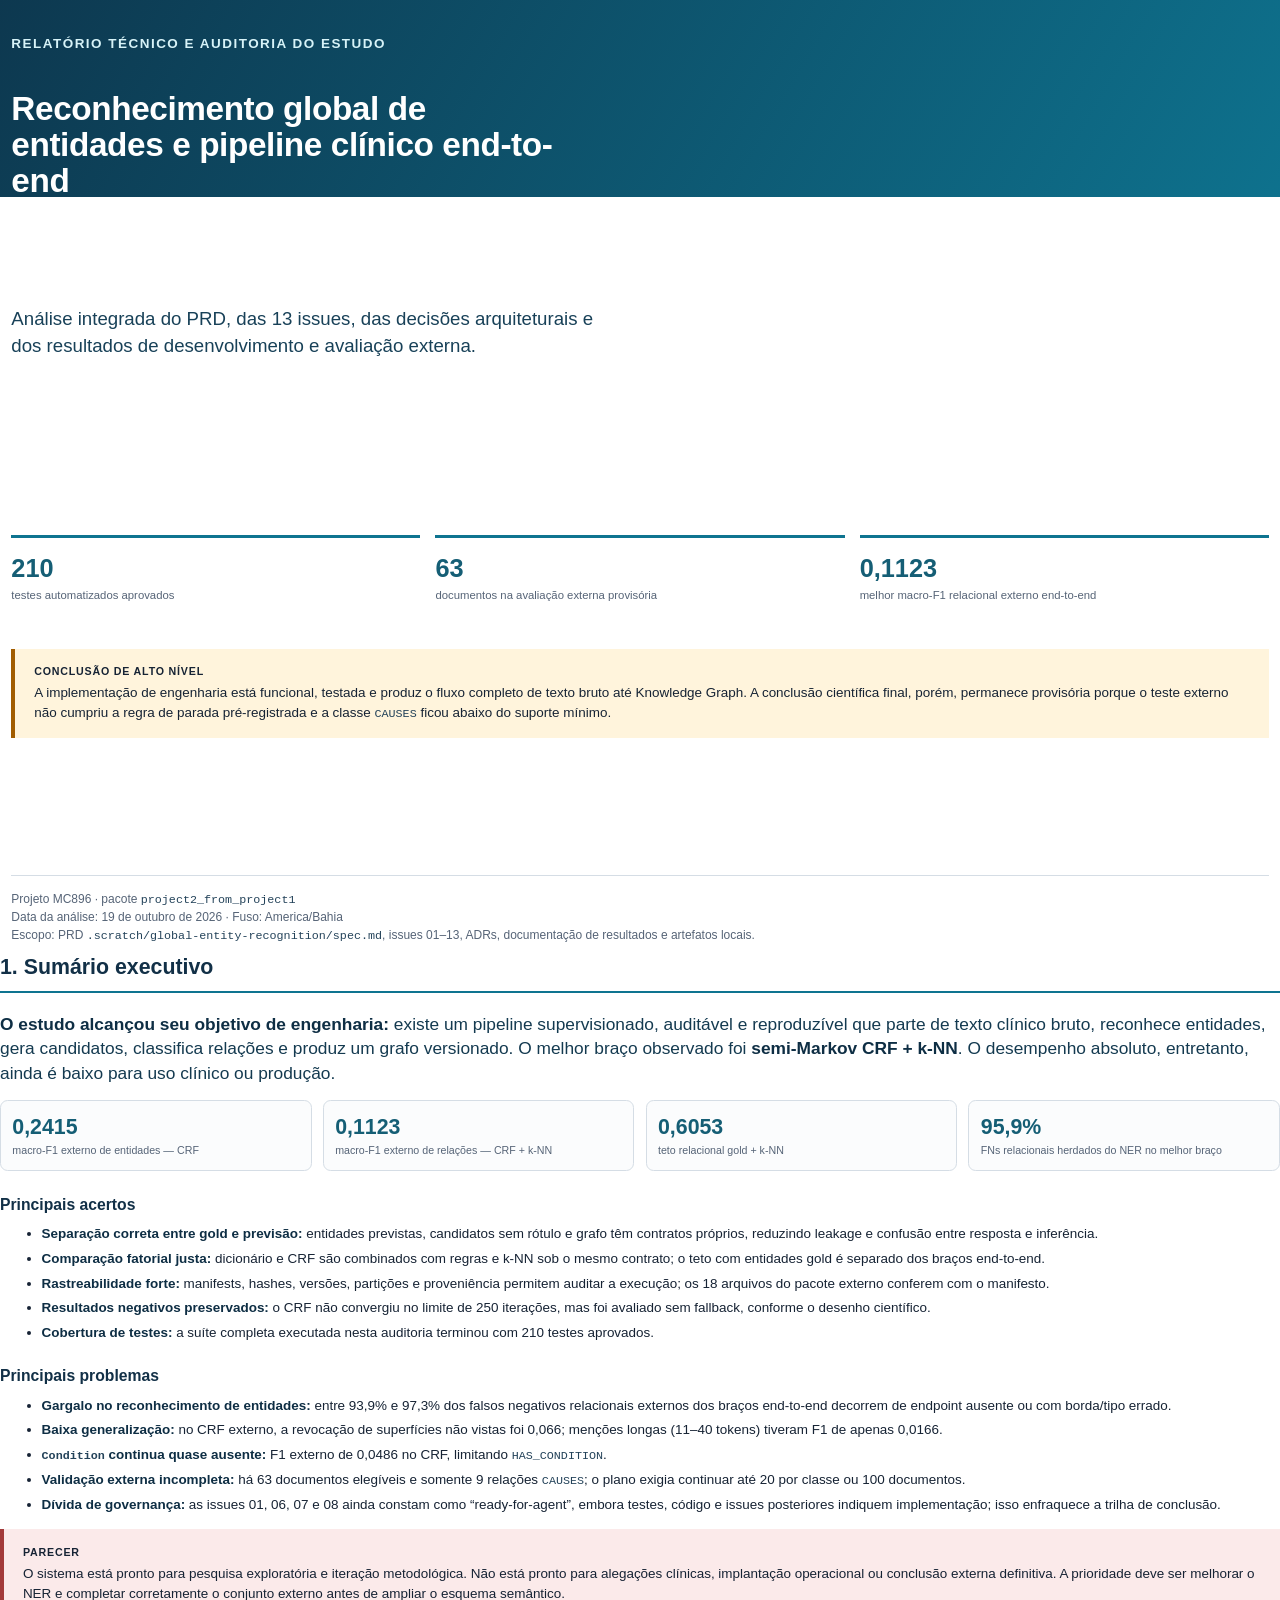
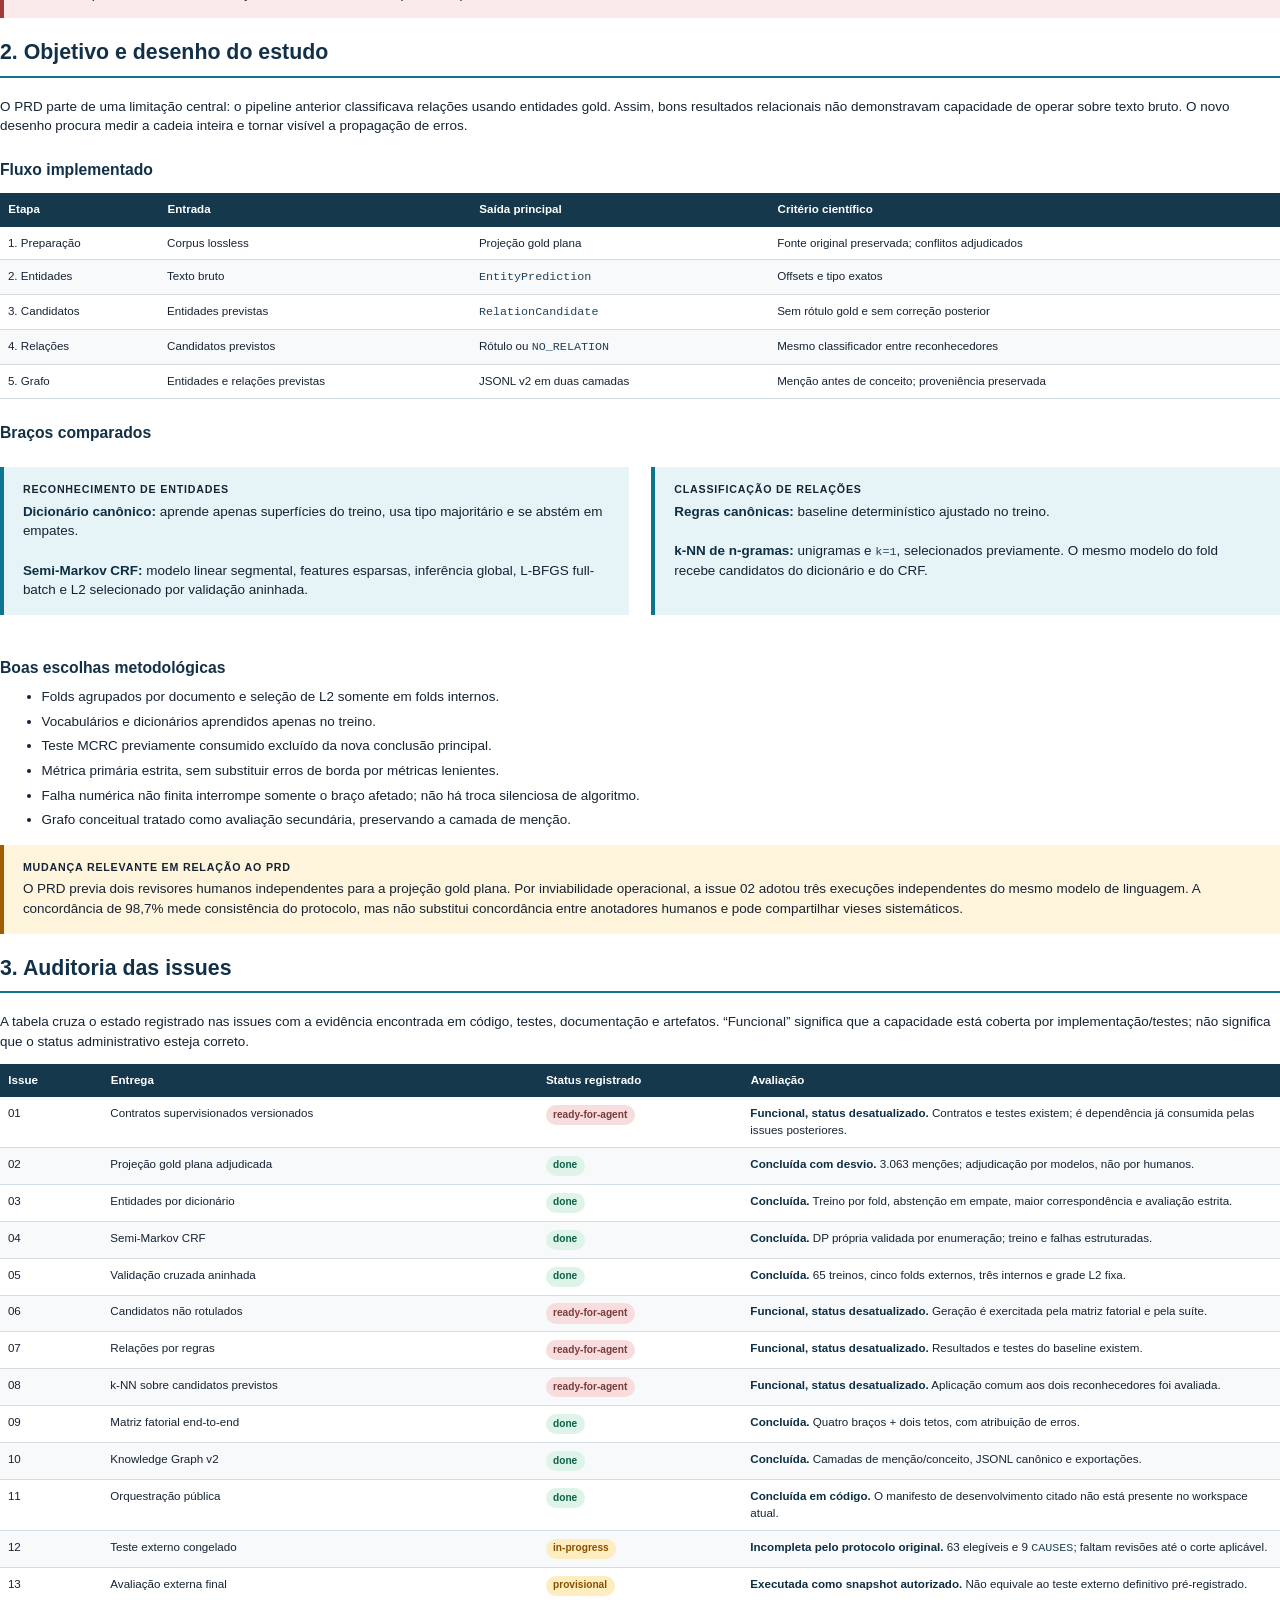
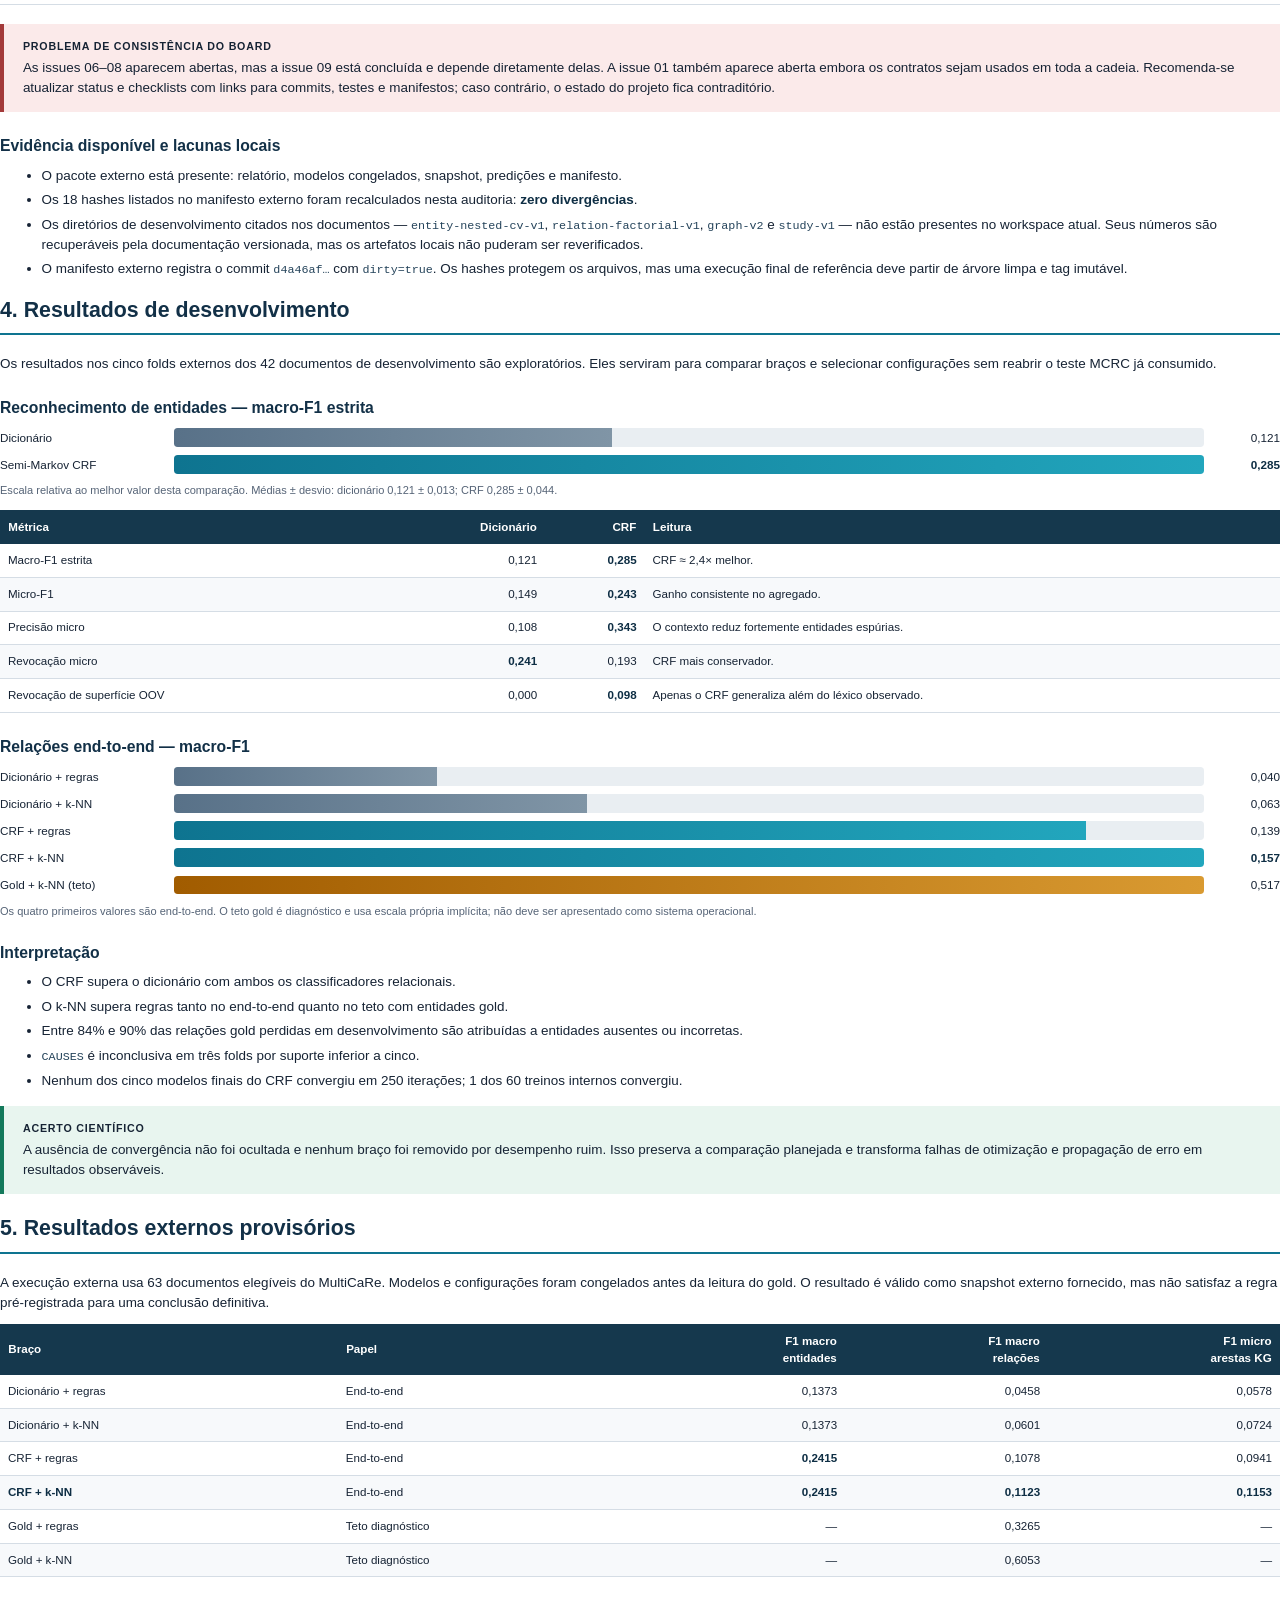
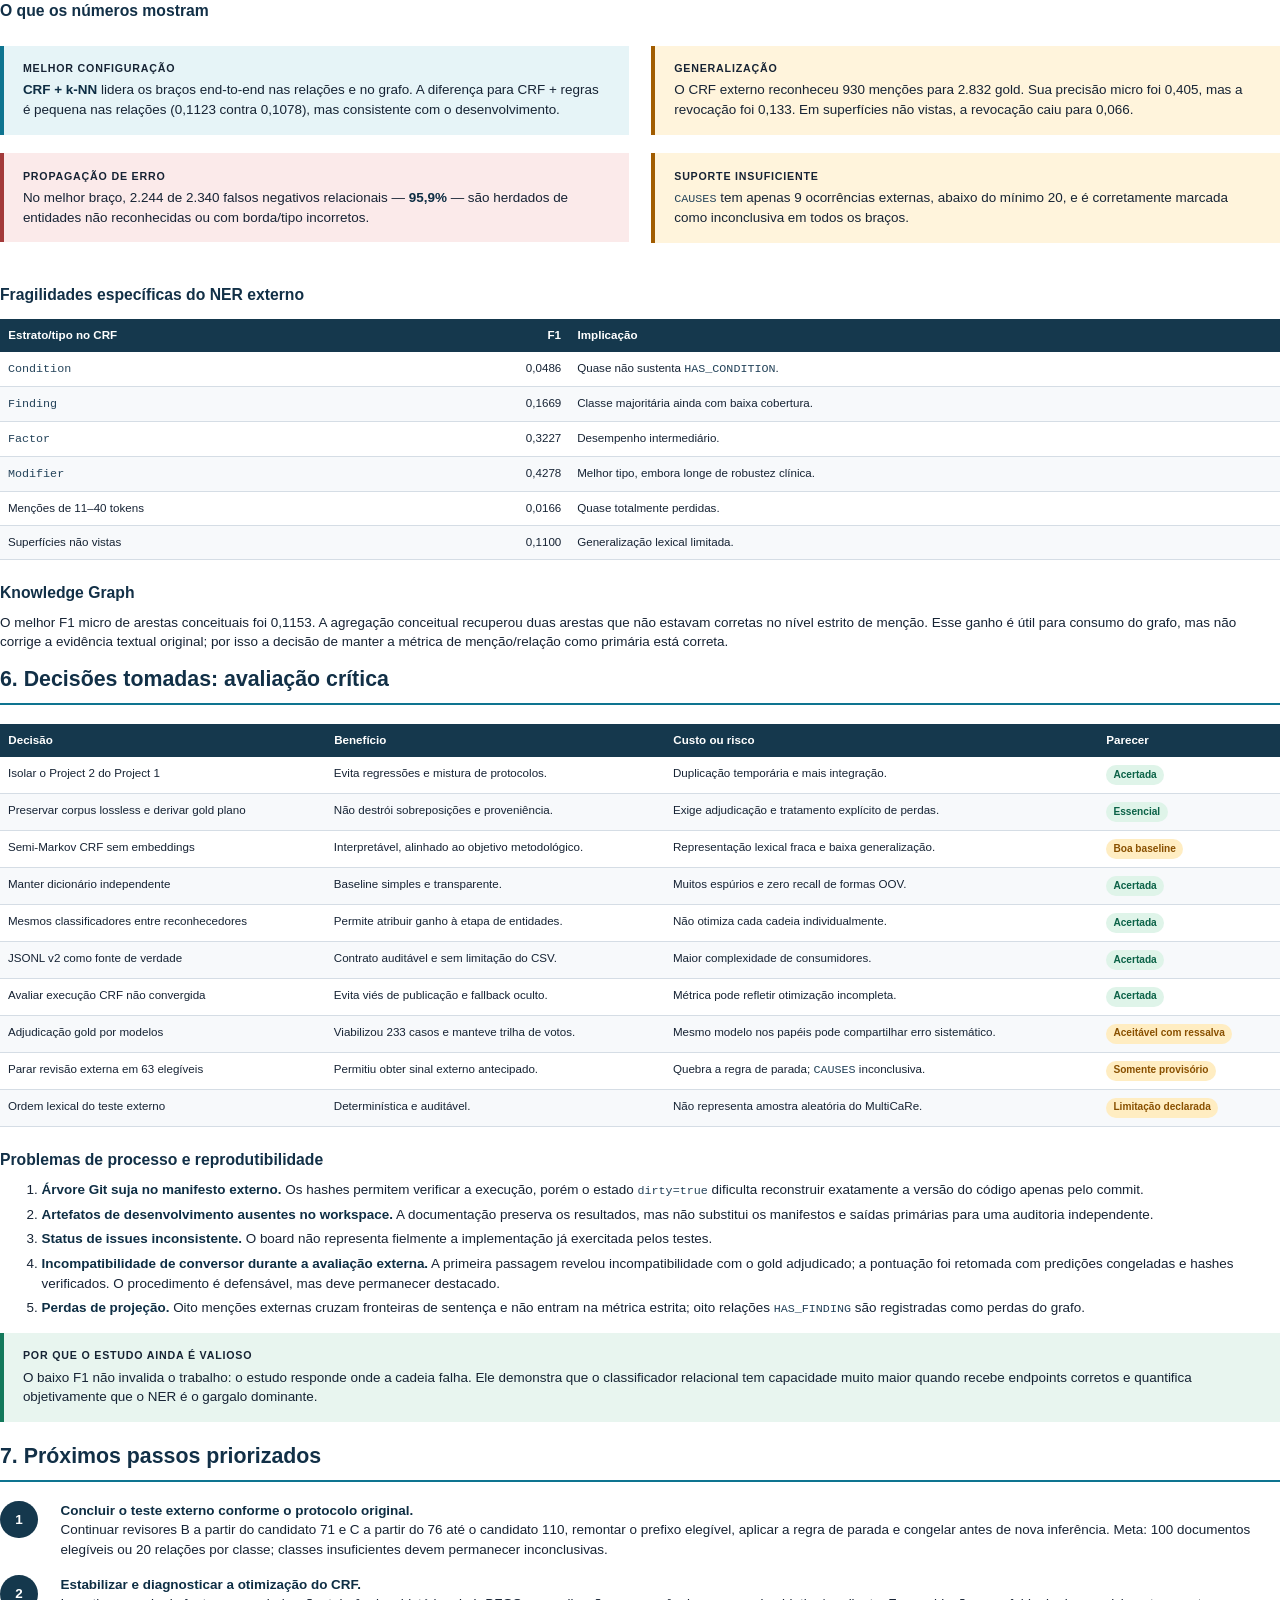
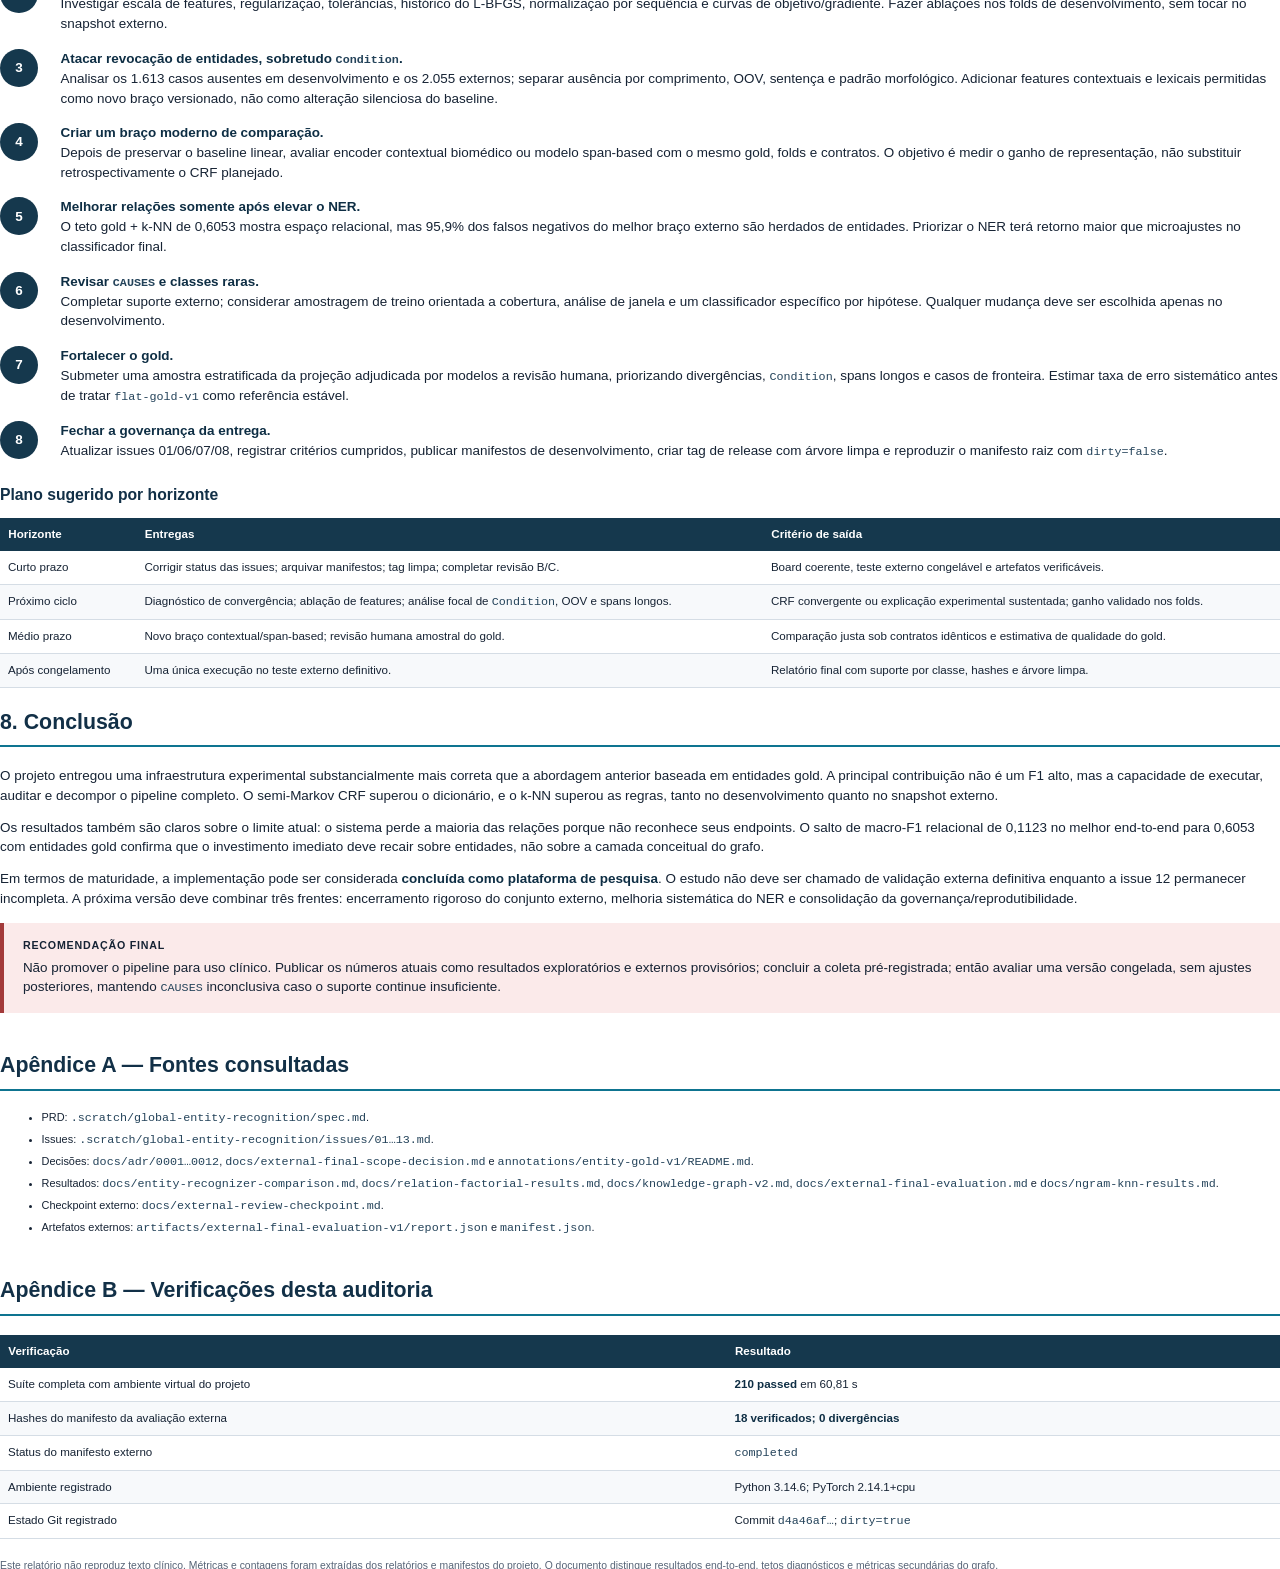
<file: project2_from_project1/reports/relatorio-estudo-reconhecimento-global-entidades.html>
<!doctype html>
<html lang="pt-BR">
<head>
  <meta charset="utf-8">
  <meta name="viewport" content="width=device-width, initial-scale=1">
  <title>Relatório técnico — Reconhecimento global de entidades e pipeline clínico end-to-end</title>
  <style>
    :root {
      --ink: #162334;
      --muted: #566477;
      --blue: #155e75;
      --blue2: #0e7490;
      --light-blue: #e6f4f7;
      --green: #13795b;
      --light-green: #e8f5ef;
      --amber: #a15c00;
      --light-amber: #fff4dc;
      --red: #a33a3a;
      --light-red: #fbeaea;
      --line: #d5dde5;
      --paper: #ffffff;
      --soft: #f5f7f9;
    }
    * { box-sizing: border-box; }
    @page { size: A4; margin: 18mm 16mm 17mm 16mm; }
    html { font-size: 10.1pt; }
    body {
      margin: 0;
      color: var(--ink);
      background: var(--paper);
      font-family: "Segoe UI", Arial, sans-serif;
      line-height: 1.46;
    }
    h1, h2, h3 { color: #123047; page-break-after: avoid; }
    h1 { font-size: 25pt; line-height: 1.08; margin: 0 0 10mm; letter-spacing: -0.4px; }
    h2 { font-size: 16pt; margin: 0 0 5mm; padding-bottom: 2mm; border-bottom: 2px solid var(--blue2); }
    h3 { font-size: 11.8pt; margin: 6mm 0 2mm; }
    p { margin: 0 0 3.2mm; }
    ul, ol { margin: 2mm 0 4mm 6mm; padding-left: 5mm; }
    li { margin-bottom: 1.3mm; }
    strong { color: #0e2e44; }
    code { font-family: Consolas, monospace; font-size: 8.8pt; color: #24435a; }
    table { width: 100%; border-collapse: collapse; margin: 3mm 0 5mm; font-size: 8.7pt; page-break-inside: auto; }
    tr { page-break-inside: avoid; page-break-after: auto; }
    th { background: #15384d; color: white; text-align: left; padding: 2.2mm; font-weight: 600; }
    td { border-bottom: 1px solid var(--line); padding: 2.1mm; vertical-align: top; }
    tbody tr:nth-child(even) { background: #f7f9fb; }
    .num { text-align: right; white-space: nowrap; font-variant-numeric: tabular-nums; }
    .cover {
      min-height: 252mm;
      display: flex;
      flex-direction: column;
      justify-content: space-between;
      page-break-after: always;
      padding: 8mm 3mm 2mm;
      position: relative;
    }
    .cover:before {
      content: "";
      position: absolute;
      left: -16mm; top: -18mm; right: -16mm;
      height: 70mm;
      background: linear-gradient(120deg, #0d344b, #0e7490);
      z-index: -1;
    }
    .cover .eyebrow { color: #d7f3f8; font-weight: 700; letter-spacing: 1.5px; text-transform: uppercase; margin-top: 1mm; }
    .cover h1 { color: white; max-width: 150mm; margin-top: 10mm; }
    .cover .subtitle { color: #184158; font-size: 14pt; max-width: 155mm; margin-top: 28mm; }
    .cover-grid { display: grid; grid-template-columns: repeat(3, 1fr); gap: 4mm; margin: 12mm 0; }
    .cover-stat { border-top: 3px solid var(--blue2); padding-top: 3mm; }
    .cover-stat .value { font-size: 19pt; font-weight: 750; color: var(--blue); }
    .cover-stat .label { color: var(--muted); font-size: 8.5pt; }
    .meta { color: var(--muted); font-size: 9pt; border-top: 1px solid var(--line); padding-top: 4mm; }
    .page-break { page-break-before: always; }
    .callout { border-left: 4px solid var(--blue2); background: var(--light-blue); padding: 4mm 5mm; margin: 4mm 0 5mm; page-break-inside: avoid; }
    .callout.good { border-color: var(--green); background: var(--light-green); }
    .callout.warn { border-color: var(--amber); background: var(--light-amber); }
    .callout.risk { border-color: var(--red); background: var(--light-red); }
    .callout .label { font-size: 8pt; font-weight: 800; text-transform: uppercase; letter-spacing: .8px; margin-bottom: 1mm; }
    .kpis { display: grid; grid-template-columns: repeat(4, 1fr); gap: 3mm; margin: 4mm 0 6mm; }
    .kpi { border: 1px solid var(--line); border-radius: 2mm; padding: 3mm; background: #fbfcfd; page-break-inside: avoid; }
    .kpi .v { font-size: 16pt; font-weight: 750; color: var(--blue); }
    .kpi .t { font-size: 8pt; color: var(--muted); }
    .tag { display: inline-block; padding: .7mm 2mm; border-radius: 8mm; font-size: 7.6pt; font-weight: 700; white-space: nowrap; }
    .done { color: #0b6247; background: #dff4e9; }
    .partial { color: #895000; background: #ffedc2; }
    .stale { color: #7a3b3b; background: #f7dddd; }
    .bar-row { display: grid; grid-template-columns: 43mm 1fr 17mm; gap: 3mm; align-items: center; margin: 2.2mm 0; font-size: 8.8pt; }
    .bar-track { height: 5mm; background: #e9eef2; border-radius: 1mm; overflow: hidden; }
    .bar { height: 100%; background: linear-gradient(90deg, #0e7490, #22a6bd); }
    .bar.alt { background: linear-gradient(90deg, #587188, #8095a6); }
    .bar.gold { background: linear-gradient(90deg, #a15c00, #d99a31); }
    .small { font-size: 8.3pt; color: var(--muted); }
    .footnote { font-size: 7.8pt; color: var(--muted); }
    .two-col { display: grid; grid-template-columns: 1fr 1fr; gap: 6mm; }
    .priority { display: grid; grid-template-columns: 13mm 1fr; gap: 3mm; margin-bottom: 4mm; page-break-inside: avoid; }
    .priority .rank { width: 10mm; height: 10mm; border-radius: 50%; background: #15384d; color: white; display: flex; align-items: center; justify-content: center; font-weight: 800; }
    .source-list { font-size: 8.2pt; }
    .source-list li { overflow-wrap: anywhere; }
    .verdict { font-size: 13pt; line-height: 1.4; color: #143a50; }
    .nowrap { white-space: nowrap; }
  </style>
</head>
<body>
  <section class="cover">
    <div>
      <div class="eyebrow">Relatório técnico e auditoria do estudo</div>
      <h1>Reconhecimento global de entidades e pipeline clínico end-to-end</h1>
      <p class="subtitle">Análise integrada do PRD, das 13 issues, das decisões arquiteturais e dos resultados de desenvolvimento e avaliação externa.</p>
    </div>
    <div>
      <div class="cover-grid">
        <div class="cover-stat"><div class="value">210</div><div class="label">testes automatizados aprovados</div></div>
        <div class="cover-stat"><div class="value">63</div><div class="label">documentos na avaliação externa provisória</div></div>
        <div class="cover-stat"><div class="value">0,1123</div><div class="label">melhor macro-F1 relacional externo end-to-end</div></div>
      </div>
      <div class="callout warn">
        <div class="label">Conclusão de alto nível</div>
        A implementação de engenharia está funcional, testada e produz o fluxo completo de texto bruto até Knowledge Graph. A conclusão científica final, porém, permanece provisória porque o teste externo não cumpriu a regra de parada pré-registrada e a classe <code>CAUSES</code> ficou abaixo do suporte mínimo.
      </div>
    </div>
    <div class="meta">
      Projeto MC896 · pacote <code>project2_from_project1</code><br>
      Data da análise: 19 de outubro de 2026 · Fuso: America/Bahia<br>
      Escopo: PRD <code>.scratch/global-entity-recognition/spec.md</code>, issues 01–13, ADRs, documentação de resultados e artefatos locais.
    </div>
  </section>

  <section>
    <h2>1. Sumário executivo</h2>
    <p class="verdict"><strong>O estudo alcançou seu objetivo de engenharia:</strong> existe um pipeline supervisionado, auditável e reproduzível que parte de texto clínico bruto, reconhece entidades, gera candidatos, classifica relações e produz um grafo versionado. O melhor braço observado foi <strong>semi-Markov CRF + k-NN</strong>. O desempenho absoluto, entretanto, ainda é baixo para uso clínico ou produção.</p>

    <div class="kpis">
      <div class="kpi"><div class="v">0,2415</div><div class="t">macro-F1 externo de entidades — CRF</div></div>
      <div class="kpi"><div class="v">0,1123</div><div class="t">macro-F1 externo de relações — CRF + k-NN</div></div>
      <div class="kpi"><div class="v">0,6053</div><div class="t">teto relacional gold + k-NN</div></div>
      <div class="kpi"><div class="v">95,9%</div><div class="t">FNs relacionais herdados do NER no melhor braço</div></div>
    </div>

    <h3>Principais acertos</h3>
    <ul>
      <li><strong>Separação correta entre gold e previsão:</strong> entidades previstas, candidatos sem rótulo e grafo têm contratos próprios, reduzindo leakage e confusão entre resposta e inferência.</li>
      <li><strong>Comparação fatorial justa:</strong> dicionário e CRF são combinados com regras e k-NN sob o mesmo contrato; o teto com entidades gold é separado dos braços end-to-end.</li>
      <li><strong>Rastreabilidade forte:</strong> manifests, hashes, versões, partições e proveniência permitem auditar a execução; os 18 arquivos do pacote externo conferem com o manifesto.</li>
      <li><strong>Resultados negativos preservados:</strong> o CRF não convergiu no limite de 250 iterações, mas foi avaliado sem fallback, conforme o desenho científico.</li>
      <li><strong>Cobertura de testes:</strong> a suíte completa executada nesta auditoria terminou com 210 testes aprovados.</li>
    </ul>

    <h3>Principais problemas</h3>
    <ul>
      <li><strong>Gargalo no reconhecimento de entidades:</strong> entre 93,9% e 97,3% dos falsos negativos relacionais externos dos braços end-to-end decorrem de endpoint ausente ou com borda/tipo errado.</li>
      <li><strong>Baixa generalização:</strong> no CRF externo, a revocação de superfícies não vistas foi 0,066; menções longas (11–40 tokens) tiveram F1 de apenas 0,0166.</li>
      <li><strong><code>Condition</code> continua quase ausente:</strong> F1 externo de 0,0486 no CRF, limitando <code>HAS_CONDITION</code>.</li>
      <li><strong>Validação externa incompleta:</strong> há 63 documentos elegíveis e somente 9 relações <code>CAUSES</code>; o plano exigia continuar até 20 por classe ou 100 documentos.</li>
      <li><strong>Dívida de governança:</strong> as issues 01, 06, 07 e 08 ainda constam como “ready-for-agent”, embora testes, código e issues posteriores indiquem implementação; isso enfraquece a trilha de conclusão.</li>
    </ul>

    <div class="callout risk">
      <div class="label">Parecer</div>
      O sistema está pronto para pesquisa exploratória e iteração metodológica. Não está pronto para alegações clínicas, implantação operacional ou conclusão externa definitiva. A prioridade deve ser melhorar o NER e completar corretamente o conjunto externo antes de ampliar o esquema semântico.
    </div>
  </section>

  <section class="page-break">
    <h2>2. Objetivo e desenho do estudo</h2>
    <p>O PRD parte de uma limitação central: o pipeline anterior classificava relações usando entidades gold. Assim, bons resultados relacionais não demonstravam capacidade de operar sobre texto bruto. O novo desenho procura medir a cadeia inteira e tornar visível a propagação de erros.</p>

    <h3>Fluxo implementado</h3>
    <table>
      <thead><tr><th>Etapa</th><th>Entrada</th><th>Saída principal</th><th>Critério científico</th></tr></thead>
      <tbody>
        <tr><td>1. Preparação</td><td>Corpus lossless</td><td>Projeção gold plana</td><td>Fonte original preservada; conflitos adjudicados</td></tr>
        <tr><td>2. Entidades</td><td>Texto bruto</td><td><code>EntityPrediction</code></td><td>Offsets e tipo exatos</td></tr>
        <tr><td>3. Candidatos</td><td>Entidades previstas</td><td><code>RelationCandidate</code></td><td>Sem rótulo gold e sem correção posterior</td></tr>
        <tr><td>4. Relações</td><td>Candidatos previstos</td><td>Rótulo ou <code>NO_RELATION</code></td><td>Mesmo classificador entre reconhecedores</td></tr>
        <tr><td>5. Grafo</td><td>Entidades e relações previstas</td><td>JSONL v2 em duas camadas</td><td>Menção antes de conceito; proveniência preservada</td></tr>
      </tbody>
    </table>

    <h3>Braços comparados</h3>
    <div class="two-col">
      <div class="callout">
        <div class="label">Reconhecimento de entidades</div>
        <strong>Dicionário canônico:</strong> aprende apenas superfícies do treino, usa tipo majoritário e se abstém em empates.<br><br>
        <strong>Semi-Markov CRF:</strong> modelo linear segmental, features esparsas, inferência global, L-BFGS full-batch e L2 selecionado por validação aninhada.
      </div>
      <div class="callout">
        <div class="label">Classificação de relações</div>
        <strong>Regras canônicas:</strong> baseline determinístico ajustado no treino.<br><br>
        <strong>k-NN de n-gramas:</strong> unigramas e <code>k=1</code>, selecionados previamente. O mesmo modelo do fold recebe candidatos do dicionário e do CRF.
      </div>
    </div>

    <h3>Boas escolhas metodológicas</h3>
    <ul>
      <li>Folds agrupados por documento e seleção de L2 somente em folds internos.</li>
      <li>Vocabulários e dicionários aprendidos apenas no treino.</li>
      <li>Teste MCRC previamente consumido excluído da nova conclusão principal.</li>
      <li>Métrica primária estrita, sem substituir erros de borda por métricas lenientes.</li>
      <li>Falha numérica não finita interrompe somente o braço afetado; não há troca silenciosa de algoritmo.</li>
      <li>Grafo conceitual tratado como avaliação secundária, preservando a camada de menção.</li>
    </ul>

    <div class="callout warn">
      <div class="label">Mudança relevante em relação ao PRD</div>
      O PRD previa dois revisores humanos independentes para a projeção gold plana. Por inviabilidade operacional, a issue 02 adotou três execuções independentes do mesmo modelo de linguagem. A concordância de 98,7% mede consistência do protocolo, mas não substitui concordância entre anotadores humanos e pode compartilhar vieses sistemáticos.
    </div>
  </section>

  <section class="page-break">
    <h2>3. Auditoria das issues</h2>
    <p>A tabela cruza o estado registrado nas issues com a evidência encontrada em código, testes, documentação e artefatos. “Funcional” significa que a capacidade está coberta por implementação/testes; não significa que o status administrativo esteja correto.</p>
    <table>
      <thead><tr><th style="width:8%">Issue</th><th style="width:34%">Entrega</th><th style="width:16%">Status registrado</th><th>Avaliação</th></tr></thead>
      <tbody>
        <tr><td>01</td><td>Contratos supervisionados versionados</td><td><span class="tag stale">ready-for-agent</span></td><td><strong>Funcional, status desatualizado.</strong> Contratos e testes existem; é dependência já consumida pelas issues posteriores.</td></tr>
        <tr><td>02</td><td>Projeção gold plana adjudicada</td><td><span class="tag done">done</span></td><td><strong>Concluída com desvio.</strong> 3.063 menções; adjudicação por modelos, não por humanos.</td></tr>
        <tr><td>03</td><td>Entidades por dicionário</td><td><span class="tag done">done</span></td><td><strong>Concluída.</strong> Treino por fold, abstenção em empate, maior correspondência e avaliação estrita.</td></tr>
        <tr><td>04</td><td>Semi-Markov CRF</td><td><span class="tag done">done</span></td><td><strong>Concluída.</strong> DP própria validada por enumeração; treino e falhas estruturadas.</td></tr>
        <tr><td>05</td><td>Validação cruzada aninhada</td><td><span class="tag done">done</span></td><td><strong>Concluída.</strong> 65 treinos, cinco folds externos, três internos e grade L2 fixa.</td></tr>
        <tr><td>06</td><td>Candidatos não rotulados</td><td><span class="tag stale">ready-for-agent</span></td><td><strong>Funcional, status desatualizado.</strong> Geração é exercitada pela matriz fatorial e pela suíte.</td></tr>
        <tr><td>07</td><td>Relações por regras</td><td><span class="tag stale">ready-for-agent</span></td><td><strong>Funcional, status desatualizado.</strong> Resultados e testes do baseline existem.</td></tr>
        <tr><td>08</td><td>k-NN sobre candidatos previstos</td><td><span class="tag stale">ready-for-agent</span></td><td><strong>Funcional, status desatualizado.</strong> Aplicação comum aos dois reconhecedores foi avaliada.</td></tr>
        <tr><td>09</td><td>Matriz fatorial end-to-end</td><td><span class="tag done">done</span></td><td><strong>Concluída.</strong> Quatro braços + dois tetos, com atribuição de erros.</td></tr>
        <tr><td>10</td><td>Knowledge Graph v2</td><td><span class="tag done">done</span></td><td><strong>Concluída.</strong> Camadas de menção/conceito, JSONL canônico e exportações.</td></tr>
        <tr><td>11</td><td>Orquestração pública</td><td><span class="tag done">done</span></td><td><strong>Concluída em código.</strong> O manifesto de desenvolvimento citado não está presente no workspace atual.</td></tr>
        <tr><td>12</td><td>Teste externo congelado</td><td><span class="tag partial">in-progress</span></td><td><strong>Incompleta pelo protocolo original.</strong> 63 elegíveis e 9 <code>CAUSES</code>; faltam revisões até o corte aplicável.</td></tr>
        <tr><td>13</td><td>Avaliação externa final</td><td><span class="tag partial">provisional</span></td><td><strong>Executada como snapshot autorizado.</strong> Não equivale ao teste externo definitivo pré-registrado.</td></tr>
      </tbody>
    </table>

    <div class="callout risk">
      <div class="label">Problema de consistência do board</div>
      As issues 06–08 aparecem abertas, mas a issue 09 está concluída e depende diretamente delas. A issue 01 também aparece aberta embora os contratos sejam usados em toda a cadeia. Recomenda-se atualizar status e checklists com links para commits, testes e manifestos; caso contrário, o estado do projeto fica contraditório.
    </div>

    <h3>Evidência disponível e lacunas locais</h3>
    <ul>
      <li>O pacote externo está presente: relatório, modelos congelados, snapshot, predições e manifesto.</li>
      <li>Os 18 hashes listados no manifesto externo foram recalculados nesta auditoria: <strong>zero divergências</strong>.</li>
      <li>Os diretórios de desenvolvimento citados nos documentos — <code>entity-nested-cv-v1</code>, <code>relation-factorial-v1</code>, <code>graph-v2</code> e <code>study-v1</code> — não estão presentes no workspace atual. Seus números são recuperáveis pela documentação versionada, mas os artefatos locais não puderam ser reverificados.</li>
      <li>O manifesto externo registra o commit <code>d4a46af…</code> com <code>dirty=true</code>. Os hashes protegem os arquivos, mas uma execução final de referência deve partir de árvore limpa e tag imutável.</li>
    </ul>
  </section>

  <section class="page-break">
    <h2>4. Resultados de desenvolvimento</h2>
    <p>Os resultados nos cinco folds externos dos 42 documentos de desenvolvimento são exploratórios. Eles serviram para comparar braços e selecionar configurações sem reabrir o teste MCRC já consumido.</p>

    <h3>Reconhecimento de entidades — macro-F1 estrita</h3>
    <div class="bar-row"><div>Dicionário</div><div class="bar-track"><div class="bar alt" style="width:42.5%"></div></div><div class="num">0,121</div></div>
    <div class="bar-row"><div>Semi-Markov CRF</div><div class="bar-track"><div class="bar" style="width:100%"></div></div><div class="num"><strong>0,285</strong></div></div>
    <p class="small">Escala relativa ao melhor valor desta comparação. Médias ± desvio: dicionário 0,121 ± 0,013; CRF 0,285 ± 0,044.</p>

    <table>
      <thead><tr><th>Métrica</th><th class="num">Dicionário</th><th class="num">CRF</th><th>Leitura</th></tr></thead>
      <tbody>
        <tr><td>Macro-F1 estrita</td><td class="num">0,121</td><td class="num"><strong>0,285</strong></td><td>CRF ≈ 2,4× melhor.</td></tr>
        <tr><td>Micro-F1</td><td class="num">0,149</td><td class="num"><strong>0,243</strong></td><td>Ganho consistente no agregado.</td></tr>
        <tr><td>Precisão micro</td><td class="num">0,108</td><td class="num"><strong>0,343</strong></td><td>O contexto reduz fortemente entidades espúrias.</td></tr>
        <tr><td>Revocação micro</td><td class="num"><strong>0,241</strong></td><td class="num">0,193</td><td>CRF mais conservador.</td></tr>
        <tr><td>Revocação de superfície OOV</td><td class="num">0,000</td><td class="num"><strong>0,098</strong></td><td>Apenas o CRF generaliza além do léxico observado.</td></tr>
      </tbody>
    </table>

    <h3>Relações end-to-end — macro-F1</h3>
    <div class="bar-row"><div>Dicionário + regras</div><div class="bar-track"><div class="bar alt" style="width:25.5%"></div></div><div class="num">0,040</div></div>
    <div class="bar-row"><div>Dicionário + k-NN</div><div class="bar-track"><div class="bar alt" style="width:40.1%"></div></div><div class="num">0,063</div></div>
    <div class="bar-row"><div>CRF + regras</div><div class="bar-track"><div class="bar" style="width:88.5%"></div></div><div class="num">0,139</div></div>
    <div class="bar-row"><div>CRF + k-NN</div><div class="bar-track"><div class="bar" style="width:100%"></div></div><div class="num"><strong>0,157</strong></div></div>
    <div class="bar-row"><div>Gold + k-NN (teto)</div><div class="bar-track"><div class="bar gold" style="width:100%"></div></div><div class="num">0,517</div></div>
    <p class="small">Os quatro primeiros valores são end-to-end. O teto gold é diagnóstico e usa escala própria implícita; não deve ser apresentado como sistema operacional.</p>

    <h3>Interpretação</h3>
    <ul>
      <li>O CRF supera o dicionário com ambos os classificadores relacionais.</li>
      <li>O k-NN supera regras tanto no end-to-end quanto no teto com entidades gold.</li>
      <li>Entre 84% e 90% das relações gold perdidas em desenvolvimento são atribuídas a entidades ausentes ou incorretas.</li>
      <li><code>CAUSES</code> é inconclusiva em três folds por suporte inferior a cinco.</li>
      <li>Nenhum dos cinco modelos finais do CRF convergiu em 250 iterações; 1 dos 60 treinos internos convergiu.</li>
    </ul>

    <div class="callout good">
      <div class="label">Acerto científico</div>
      A ausência de convergência não foi ocultada e nenhum braço foi removido por desempenho ruim. Isso preserva a comparação planejada e transforma falhas de otimização e propagação de erro em resultados observáveis.
    </div>
  </section>

  <section class="page-break">
    <h2>5. Resultados externos provisórios</h2>
    <p>A execução externa usa 63 documentos elegíveis do MultiCaRe. Modelos e configurações foram congelados antes da leitura do gold. O resultado é válido como snapshot externo fornecido, mas não satisfaz a regra pré-registrada para uma conclusão definitiva.</p>

    <table>
      <thead><tr><th>Braço</th><th>Papel</th><th class="num">F1 macro<br>entidades</th><th class="num">F1 macro<br>relações</th><th class="num">F1 micro<br>arestas KG</th></tr></thead>
      <tbody>
        <tr><td>Dicionário + regras</td><td>End-to-end</td><td class="num">0,1373</td><td class="num">0,0458</td><td class="num">0,0578</td></tr>
        <tr><td>Dicionário + k-NN</td><td>End-to-end</td><td class="num">0,1373</td><td class="num">0,0601</td><td class="num">0,0724</td></tr>
        <tr><td>CRF + regras</td><td>End-to-end</td><td class="num"><strong>0,2415</strong></td><td class="num">0,1078</td><td class="num">0,0941</td></tr>
        <tr><td><strong>CRF + k-NN</strong></td><td>End-to-end</td><td class="num"><strong>0,2415</strong></td><td class="num"><strong>0,1123</strong></td><td class="num"><strong>0,1153</strong></td></tr>
        <tr><td>Gold + regras</td><td>Teto diagnóstico</td><td class="num">—</td><td class="num">0,3265</td><td class="num">—</td></tr>
        <tr><td>Gold + k-NN</td><td>Teto diagnóstico</td><td class="num">—</td><td class="num">0,6053</td><td class="num">—</td></tr>
      </tbody>
    </table>

    <h3>O que os números mostram</h3>
    <div class="two-col">
      <div>
        <div class="callout">
          <div class="label">Melhor configuração</div>
          <strong>CRF + k-NN</strong> lidera os braços end-to-end nas relações e no grafo. A diferença para CRF + regras é pequena nas relações (0,1123 contra 0,1078), mas consistente com o desenvolvimento.
        </div>
        <div class="callout risk">
          <div class="label">Propagação de erro</div>
          No melhor braço, 2.244 de 2.340 falsos negativos relacionais — <strong>95,9%</strong> — são herdados de entidades não reconhecidas ou com borda/tipo incorretos.
        </div>
      </div>
      <div>
        <div class="callout warn">
          <div class="label">Generalização</div>
          O CRF externo reconheceu 930 menções para 2.832 gold. Sua precisão micro foi 0,405, mas a revocação foi 0,133. Em superfícies não vistas, a revocação caiu para 0,066.
        </div>
        <div class="callout warn">
          <div class="label">Suporte insuficiente</div>
          <code>CAUSES</code> tem apenas 9 ocorrências externas, abaixo do mínimo 20, e é corretamente marcada como inconclusiva em todos os braços.
        </div>
      </div>
    </div>

    <h3>Fragilidades específicas do NER externo</h3>
    <table>
      <thead><tr><th>Estrato/tipo no CRF</th><th class="num">F1</th><th>Implicação</th></tr></thead>
      <tbody>
        <tr><td><code>Condition</code></td><td class="num">0,0486</td><td>Quase não sustenta <code>HAS_CONDITION</code>.</td></tr>
        <tr><td><code>Finding</code></td><td class="num">0,1669</td><td>Classe majoritária ainda com baixa cobertura.</td></tr>
        <tr><td><code>Factor</code></td><td class="num">0,3227</td><td>Desempenho intermediário.</td></tr>
        <tr><td><code>Modifier</code></td><td class="num">0,4278</td><td>Melhor tipo, embora longe de robustez clínica.</td></tr>
        <tr><td>Menções de 11–40 tokens</td><td class="num">0,0166</td><td>Quase totalmente perdidas.</td></tr>
        <tr><td>Superfícies não vistas</td><td class="num">0,1100</td><td>Generalização lexical limitada.</td></tr>
      </tbody>
    </table>

    <h3>Knowledge Graph</h3>
    <p>O melhor F1 micro de arestas conceituais foi 0,1153. A agregação conceitual recuperou duas arestas que não estavam corretas no nível estrito de menção. Esse ganho é útil para consumo do grafo, mas não corrige a evidência textual original; por isso a decisão de manter a métrica de menção/relação como primária está correta.</p>
  </section>

  <section class="page-break">
    <h2>6. Decisões tomadas: avaliação crítica</h2>
    <table>
      <thead><tr><th>Decisão</th><th>Benefício</th><th>Custo ou risco</th><th>Parecer</th></tr></thead>
      <tbody>
        <tr><td>Isolar o Project 2 do Project 1</td><td>Evita regressões e mistura de protocolos.</td><td>Duplicação temporária e mais integração.</td><td><span class="tag done">Acertada</span></td></tr>
        <tr><td>Preservar corpus lossless e derivar gold plano</td><td>Não destrói sobreposições e proveniência.</td><td>Exige adjudicação e tratamento explícito de perdas.</td><td><span class="tag done">Essencial</span></td></tr>
        <tr><td>Semi-Markov CRF sem embeddings</td><td>Interpretável, alinhado ao objetivo metodológico.</td><td>Representação lexical fraca e baixa generalização.</td><td><span class="tag partial">Boa baseline</span></td></tr>
        <tr><td>Manter dicionário independente</td><td>Baseline simples e transparente.</td><td>Muitos espúrios e zero recall de formas OOV.</td><td><span class="tag done">Acertada</span></td></tr>
        <tr><td>Mesmos classificadores entre reconhecedores</td><td>Permite atribuir ganho à etapa de entidades.</td><td>Não otimiza cada cadeia individualmente.</td><td><span class="tag done">Acertada</span></td></tr>
        <tr><td>JSONL v2 como fonte de verdade</td><td>Contrato auditável e sem limitação do CSV.</td><td>Maior complexidade de consumidores.</td><td><span class="tag done">Acertada</span></td></tr>
        <tr><td>Avaliar execução CRF não convergida</td><td>Evita viés de publicação e fallback oculto.</td><td>Métrica pode refletir otimização incompleta.</td><td><span class="tag done">Acertada</span></td></tr>
        <tr><td>Adjudicação gold por modelos</td><td>Viabilizou 233 casos e manteve trilha de votos.</td><td>Mesmo modelo nos papéis pode compartilhar erro sistemático.</td><td><span class="tag partial">Aceitável com ressalva</span></td></tr>
        <tr><td>Parar revisão externa em 63 elegíveis</td><td>Permitiu obter sinal externo antecipado.</td><td>Quebra a regra de parada; <code>CAUSES</code> inconclusiva.</td><td><span class="tag partial">Somente provisório</span></td></tr>
        <tr><td>Ordem lexical do teste externo</td><td>Determinística e auditável.</td><td>Não representa amostra aleatória do MultiCaRe.</td><td><span class="tag partial">Limitação declarada</span></td></tr>
      </tbody>
    </table>

    <h3>Problemas de processo e reprodutibilidade</h3>
    <ol>
      <li><strong>Árvore Git suja no manifesto externo.</strong> Os hashes permitem verificar a execução, porém o estado <code>dirty=true</code> dificulta reconstruir exatamente a versão do código apenas pelo commit.</li>
      <li><strong>Artefatos de desenvolvimento ausentes no workspace.</strong> A documentação preserva os resultados, mas não substitui os manifestos e saídas primárias para uma auditoria independente.</li>
      <li><strong>Status de issues inconsistente.</strong> O board não representa fielmente a implementação já exercitada pelos testes.</li>
      <li><strong>Incompatibilidade de conversor durante a avaliação externa.</strong> A primeira passagem revelou incompatibilidade com o gold adjudicado; a pontuação foi retomada com predições congeladas e hashes verificados. O procedimento é defensável, mas deve permanecer destacado.</li>
      <li><strong>Perdas de projeção.</strong> Oito menções externas cruzam fronteiras de sentença e não entram na métrica estrita; oito relações <code>HAS_FINDING</code> são registradas como perdas do grafo.</li>
    </ol>

    <div class="callout good">
      <div class="label">Por que o estudo ainda é valioso</div>
      O baixo F1 não invalida o trabalho: o estudo responde onde a cadeia falha. Ele demonstra que o classificador relacional tem capacidade muito maior quando recebe endpoints corretos e quantifica objetivamente que o NER é o gargalo dominante.
    </div>
  </section>

  <section class="page-break">
    <h2>7. Próximos passos priorizados</h2>

    <div class="priority">
      <div class="rank">1</div>
      <div><strong>Concluir o teste externo conforme o protocolo original.</strong><br>Continuar revisores B a partir do candidato 71 e C a partir do 76 até o candidato 110, remontar o prefixo elegível, aplicar a regra de parada e congelar antes de nova inferência. Meta: 100 documentos elegíveis ou 20 relações por classe; classes insuficientes devem permanecer inconclusivas.</div>
    </div>
    <div class="priority">
      <div class="rank">2</div>
      <div><strong>Estabilizar e diagnosticar a otimização do CRF.</strong><br>Investigar escala de features, regularização, tolerâncias, histórico do L-BFGS, normalização por sequência e curvas de objetivo/gradiente. Fazer ablações nos folds de desenvolvimento, sem tocar no snapshot externo.</div>
    </div>
    <div class="priority">
      <div class="rank">3</div>
      <div><strong>Atacar revocação de entidades, sobretudo <code>Condition</code>.</strong><br>Analisar os 1.613 casos ausentes em desenvolvimento e os 2.055 externos; separar ausência por comprimento, OOV, sentença e padrão morfológico. Adicionar features contextuais e lexicais permitidas como novo braço versionado, não como alteração silenciosa do baseline.</div>
    </div>
    <div class="priority">
      <div class="rank">4</div>
      <div><strong>Criar um braço moderno de comparação.</strong><br>Depois de preservar o baseline linear, avaliar encoder contextual biomédico ou modelo span-based com o mesmo gold, folds e contratos. O objetivo é medir o ganho de representação, não substituir retrospectivamente o CRF planejado.</div>
    </div>
    <div class="priority">
      <div class="rank">5</div>
      <div><strong>Melhorar relações somente após elevar o NER.</strong><br>O teto gold + k-NN de 0,6053 mostra espaço relacional, mas 95,9% dos falsos negativos do melhor braço externo são herdados de entidades. Priorizar o NER terá retorno maior que microajustes no classificador final.</div>
    </div>
    <div class="priority">
      <div class="rank">6</div>
      <div><strong>Revisar <code>CAUSES</code> e classes raras.</strong><br>Completar suporte externo; considerar amostragem de treino orientada a cobertura, análise de janela e um classificador específico por hipótese. Qualquer mudança deve ser escolhida apenas no desenvolvimento.</div>
    </div>
    <div class="priority">
      <div class="rank">7</div>
      <div><strong>Fortalecer o gold.</strong><br>Submeter uma amostra estratificada da projeção adjudicada por modelos a revisão humana, priorizando divergências, <code>Condition</code>, spans longos e casos de fronteira. Estimar taxa de erro sistemático antes de tratar <code>flat-gold-v1</code> como referência estável.</div>
    </div>
    <div class="priority">
      <div class="rank">8</div>
      <div><strong>Fechar a governança da entrega.</strong><br>Atualizar issues 01/06/07/08, registrar critérios cumpridos, publicar manifestos de desenvolvimento, criar tag de release com árvore limpa e reproduzir o manifesto raiz com <code>dirty=false</code>.</div>
    </div>

    <h3>Plano sugerido por horizonte</h3>
    <table>
      <thead><tr><th>Horizonte</th><th>Entregas</th><th>Critério de saída</th></tr></thead>
      <tbody>
        <tr><td class="nowrap">Curto prazo</td><td>Corrigir status das issues; arquivar manifestos; tag limpa; completar revisão B/C.</td><td>Board coerente, teste externo congelável e artefatos verificáveis.</td></tr>
        <tr><td class="nowrap">Próximo ciclo</td><td>Diagnóstico de convergência; ablação de features; análise focal de <code>Condition</code>, OOV e spans longos.</td><td>CRF convergente ou explicação experimental sustentada; ganho validado nos folds.</td></tr>
        <tr><td class="nowrap">Médio prazo</td><td>Novo braço contextual/span-based; revisão humana amostral do gold.</td><td>Comparação justa sob contratos idênticos e estimativa de qualidade do gold.</td></tr>
        <tr><td class="nowrap">Após congelamento</td><td>Uma única execução no teste externo definitivo.</td><td>Relatório final com suporte por classe, hashes e árvore limpa.</td></tr>
      </tbody>
    </table>
  </section>

  <section class="page-break">
    <h2>8. Conclusão</h2>
    <p>O projeto entregou uma infraestrutura experimental substancialmente mais correta que a abordagem anterior baseada em entidades gold. A principal contribuição não é um F1 alto, mas a capacidade de executar, auditar e decompor o pipeline completo. O semi-Markov CRF superou o dicionário, e o k-NN superou as regras, tanto no desenvolvimento quanto no snapshot externo.</p>
    <p>Os resultados também são claros sobre o limite atual: o sistema perde a maioria das relações porque não reconhece seus endpoints. O salto de macro-F1 relacional de 0,1123 no melhor end-to-end para 0,6053 com entidades gold confirma que o investimento imediato deve recair sobre entidades, não sobre a camada conceitual do grafo.</p>
    <p>Em termos de maturidade, a implementação pode ser considerada <strong>concluída como plataforma de pesquisa</strong>. O estudo não deve ser chamado de validação externa definitiva enquanto a issue 12 permanecer incompleta. A próxima versão deve combinar três frentes: encerramento rigoroso do conjunto externo, melhoria sistemática do NER e consolidação da governança/reprodutibilidade.</p>

    <div class="callout risk">
      <div class="label">Recomendação final</div>
      Não promover o pipeline para uso clínico. Publicar os números atuais como resultados exploratórios e externos provisórios; concluir a coleta pré-registrada; então avaliar uma versão congelada, sem ajustes posteriores, mantendo <code>CAUSES</code> inconclusiva caso o suporte continue insuficiente.
    </div>

    <h2 style="margin-top:10mm">Apêndice A — Fontes consultadas</h2>
    <ul class="source-list">
      <li>PRD: <code>.scratch/global-entity-recognition/spec.md</code>.</li>
      <li>Issues: <code>.scratch/global-entity-recognition/issues/01…13.md</code>.</li>
      <li>Decisões: <code>docs/adr/0001…0012</code>, <code>docs/external-final-scope-decision.md</code> e <code>annotations/entity-gold-v1/README.md</code>.</li>
      <li>Resultados: <code>docs/entity-recognizer-comparison.md</code>, <code>docs/relation-factorial-results.md</code>, <code>docs/knowledge-graph-v2.md</code>, <code>docs/external-final-evaluation.md</code> e <code>docs/ngram-knn-results.md</code>.</li>
      <li>Checkpoint externo: <code>docs/external-review-checkpoint.md</code>.</li>
      <li>Artefatos externos: <code>artifacts/external-final-evaluation-v1/report.json</code> e <code>manifest.json</code>.</li>
    </ul>

    <h2 style="margin-top:10mm">Apêndice B — Verificações desta auditoria</h2>
    <table>
      <thead><tr><th>Verificação</th><th>Resultado</th></tr></thead>
      <tbody>
        <tr><td>Suíte completa com ambiente virtual do projeto</td><td><strong>210 passed</strong> em 60,81 s</td></tr>
        <tr><td>Hashes do manifesto da avaliação externa</td><td><strong>18 verificados; 0 divergências</strong></td></tr>
        <tr><td>Status do manifesto externo</td><td><code>completed</code></td></tr>
        <tr><td>Ambiente registrado</td><td>Python 3.14.6; PyTorch 2.14.1+cpu</td></tr>
        <tr><td>Estado Git registrado</td><td>Commit <code>d4a46af…</code>; <code>dirty=true</code></td></tr>
      </tbody>
    </table>
    <p class="footnote">Este relatório não reproduz texto clínico. Métricas e contagens foram extraídas dos relatórios e manifestos do projeto. O documento distingue resultados end-to-end, tetos diagnósticos e métricas secundárias do grafo.</p>
  </section>
</body>
</html>
</file>
